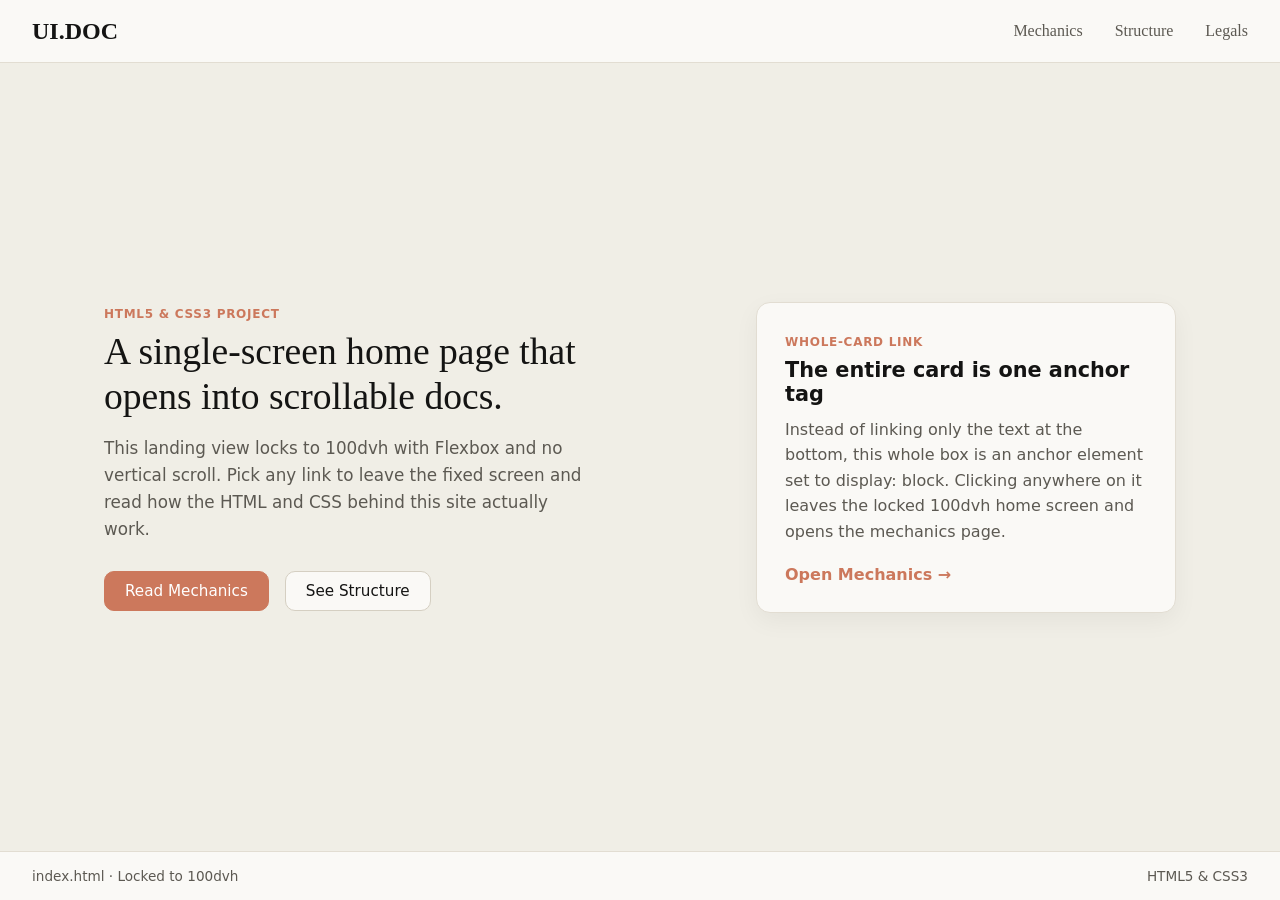
<file: index.html>
<!doctype html>
<html lang="en">
  <head>
    <meta charset="UTF-8" />
    <meta name="viewport" content="width=device-width, initial-scale=1.0" />
    <title>UI.DOC</title>
    <link rel="stylesheet" href="styles.css" />
  </head>

  <body class="stationary-viewport">
    <header class="site-header">
      <a href="index.html" class="brand">UI.DOC</a>
      <div class="nav-container-row">
        <nav aria-label="Primary navigation">
          <ul>
            <li><a href="pages/mechanics.html">Mechanics</a></li>
            <li><a href="pages/structure.html">Structure</a></li>
            <li><a href="pages/legals.html">Legals</a></li>
          </ul>
        </nav>
      </div>
    </header>

    <main class="hero">
      <div class="hero-content">
        <span class="card-tag">HTML5 &amp; CSS3 Project</span>
        <h1 class="hero-headline">
          A single-screen home page that opens into scrollable docs.
        </h1>
        <p class="hero-subtext">
          This landing view locks to 100dvh with Flexbox and no vertical scroll.
          Pick any link to leave the fixed screen and read how the HTML and CSS
          behind this site actually work.
        </p>
        <div class="hero-actions">
          <a href="pages/mechanics.html" class="btn-mechanics"
            >Read Mechanics</a
          >
          <a href="pages/structure.html" class="btn-structure">See Structure</a>
        </div>
      </div>

      <a href="pages/mechanics.html" class="hero-card">
        <span class="card-tag">Whole-Card Link</span>
        <h2>The entire card is one anchor tag</h2>
        <p>
          Instead of linking only the text at the bottom, this whole box is an
          anchor element set to display: block. Clicking anywhere on it leaves
          the locked 100dvh home screen and opens the mechanics page.
        </p>
        <span class="card-link">Open Mechanics →</span>
      </a>
    </main>

    <footer class="site-footer">
      <span>index.html · Locked to 100dvh</span>
      <span>HTML5 &amp; CSS3</span>
    </footer>
  </body>
</html>
</file>
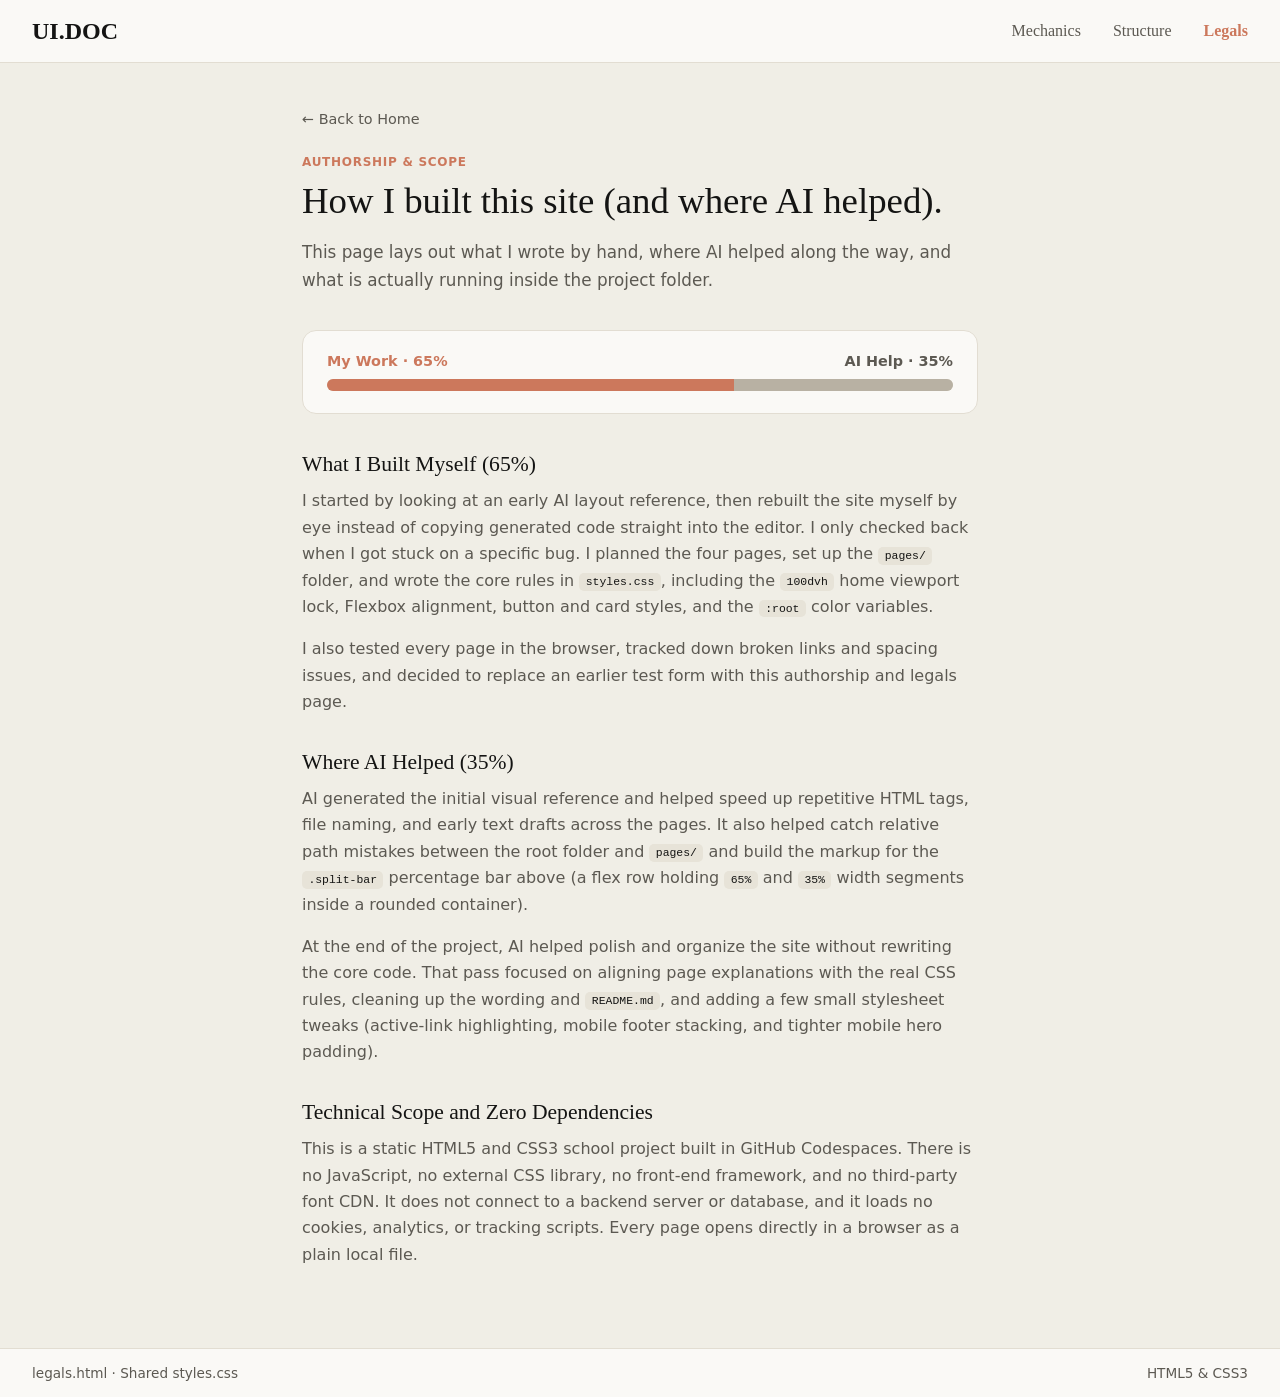
<file: pages/legals.html>
<!doctype html>
<html lang="en">
  <head>
    <meta charset="UTF-8" />
    <meta name="viewport" content="width=device-width, initial-scale=1.0" />
    <title>Legals — UI.DOC</title>
    <link rel="stylesheet" href="../styles.css" />
  </head>

  <body class="subpage">
    <header class="site-header">
      <a href="../index.html" class="brand">UI.DOC</a>
      <div class="nav-container-row">
        <nav aria-label="Primary navigation">
          <ul>
            <li><a href="mechanics.html">Mechanics</a></li>
            <li><a href="structure.html">Structure</a></li>
            <li><a href="legals.html" aria-current="page">Legals</a></li>
          </ul>
        </nav>
      </div>
    </header>

    <main class="page-content">
      <a href="../index.html" class="back-link">← Back to Home</a>
      <span class="card-tag">Authorship &amp; Scope</span>
      <h1 class="page-title">How I built this site (and where AI helped).</h1>
      <p class="page-lead">
        This page lays out what I wrote by hand, where AI helped along the way,
        and what is actually running inside the project folder.
      </p>

      <section class="split-card">
        <div class="split-labels">
          <span class="split-human">My Work · 65%</span>
          <span class="split-ai">AI Help · 35%</span>
        </div>
        <div
          class="split-bar"
          role="img"
          aria-label="65 percent my work and 35 percent AI assistance"
        >
          <div class="split-fill-human" style="width: 65%"></div>
          <div class="split-fill-ai" style="width: 35%"></div>
        </div>
      </section>

      <section class="text-section">
        <h2>What I Built Myself (65%)</h2>
        <p>
          I started by looking at an early AI layout reference, then rebuilt the
          site myself by eye instead of copying generated code straight into the
          editor. I only checked back when I got stuck on a specific bug. I
          planned the four pages, set up the <code>pages/</code> folder, and
          wrote the core rules in <code>styles.css</code>, including the
          <code>100dvh</code> home viewport lock, Flexbox alignment, button and
          card styles, and the <code>:root</code> color variables.
        </p>
        <p>
          I also tested every page in the browser, tracked down broken links and
          spacing issues, and decided to replace an earlier test form with this
          authorship and legals page.
        </p>
      </section>

      <section class="text-section">
        <h2>Where AI Helped (35%)</h2>
        <p>
          AI generated the initial visual reference and helped speed up
          repetitive HTML tags, file naming, and early text drafts across the
          pages. It also helped catch relative path mistakes between the root
          folder and <code>pages/</code> and build the markup for the
          <code>.split-bar</code> percentage bar above (a flex row holding
          <code>65%</code> and <code>35%</code> width segments inside a rounded
          container).
        </p>
        <p>
          At the end of the project, AI helped polish and organize the site
          without rewriting the core code. That pass focused on aligning page
          explanations with the real CSS rules, cleaning up the wording and
          <code>README.md</code>, and adding a few small stylesheet tweaks
          (active-link highlighting, mobile footer stacking, and tighter mobile
          hero padding).
        </p>
      </section>

      <section class="text-section">
        <h2>Technical Scope and Zero Dependencies</h2>
        <p>
          This is a static HTML5 and CSS3 school project built in GitHub
          Codespaces. There is no JavaScript, no external CSS library, no
          front-end framework, and no third-party font CDN. It does not connect
          to a backend server or database, and it loads no cookies, analytics,
          or tracking scripts. Every page opens directly in a browser as a plain
          local file.
        </p>
      </section>
    </main>

    <footer class="site-footer">
      <span>legals.html · Shared styles.css</span>
      <span>HTML5 &amp; CSS3</span>
    </footer>
  </body>
</html>
</file>
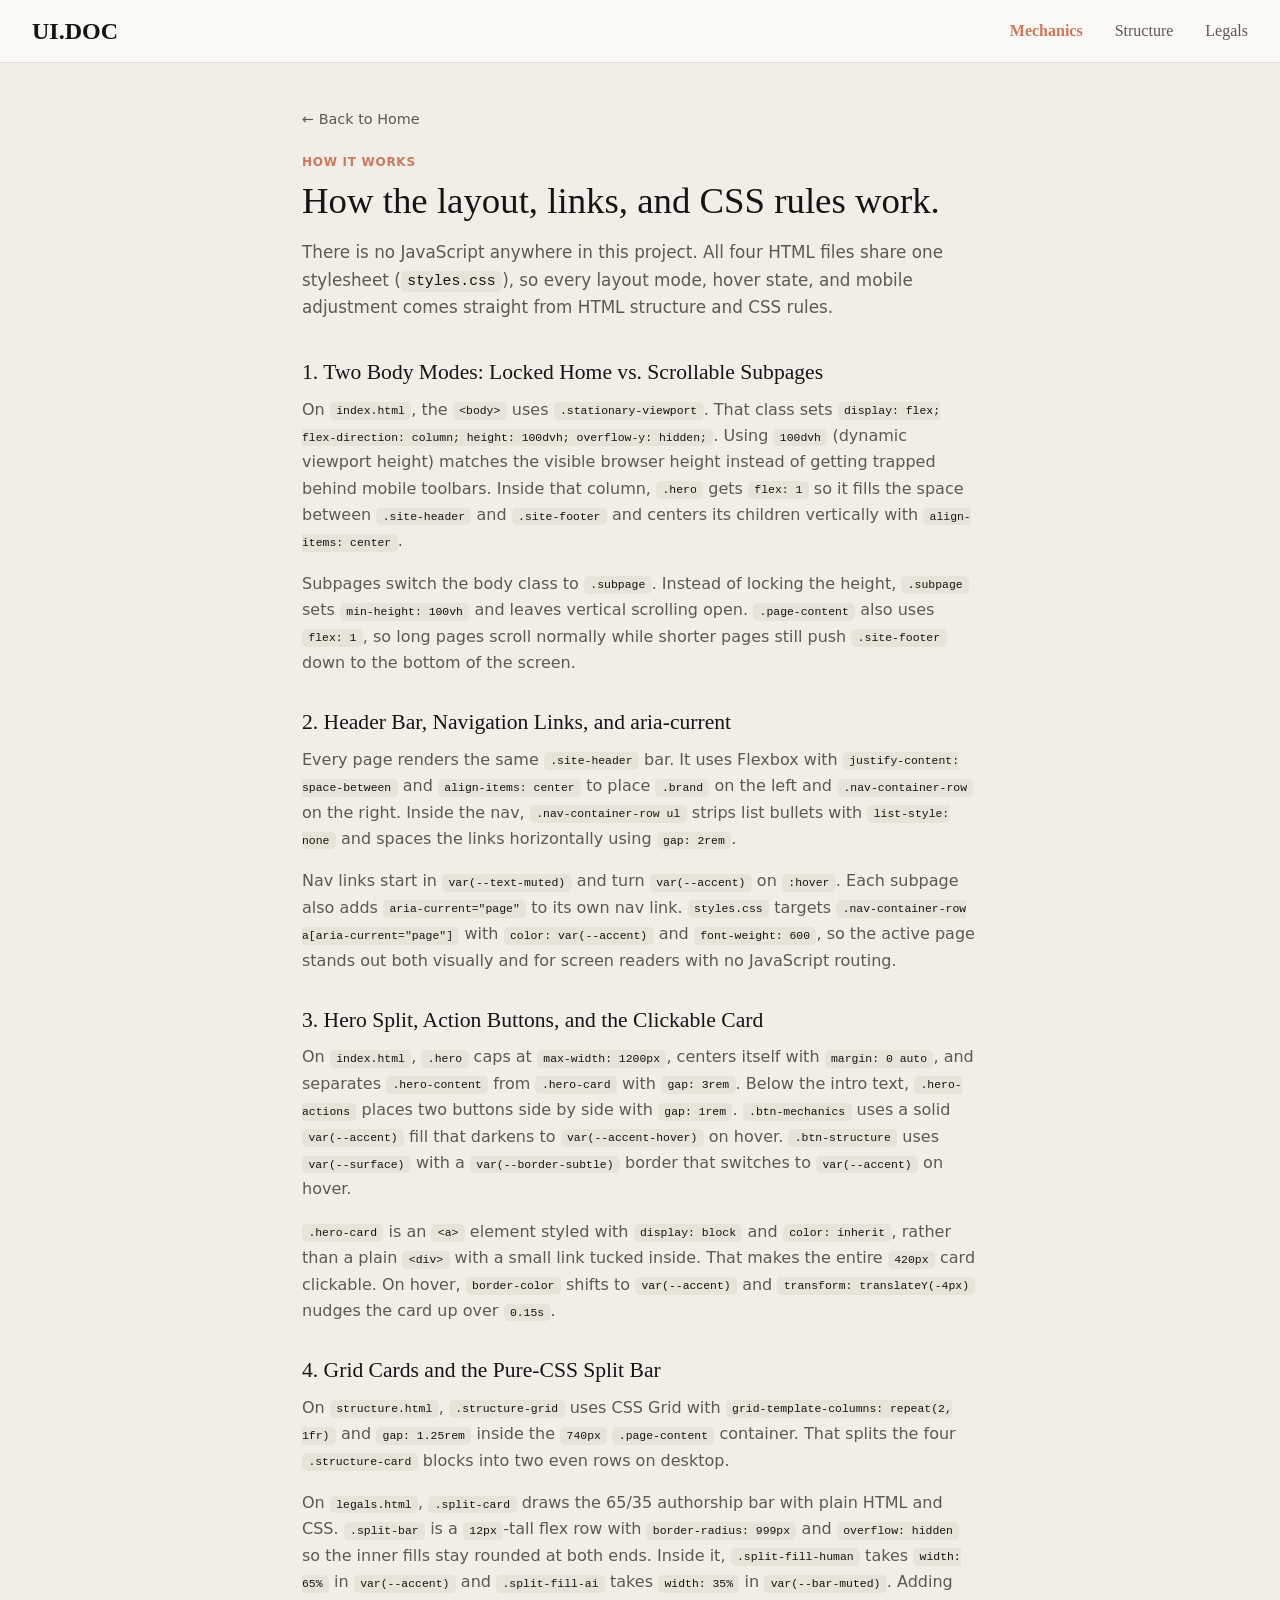
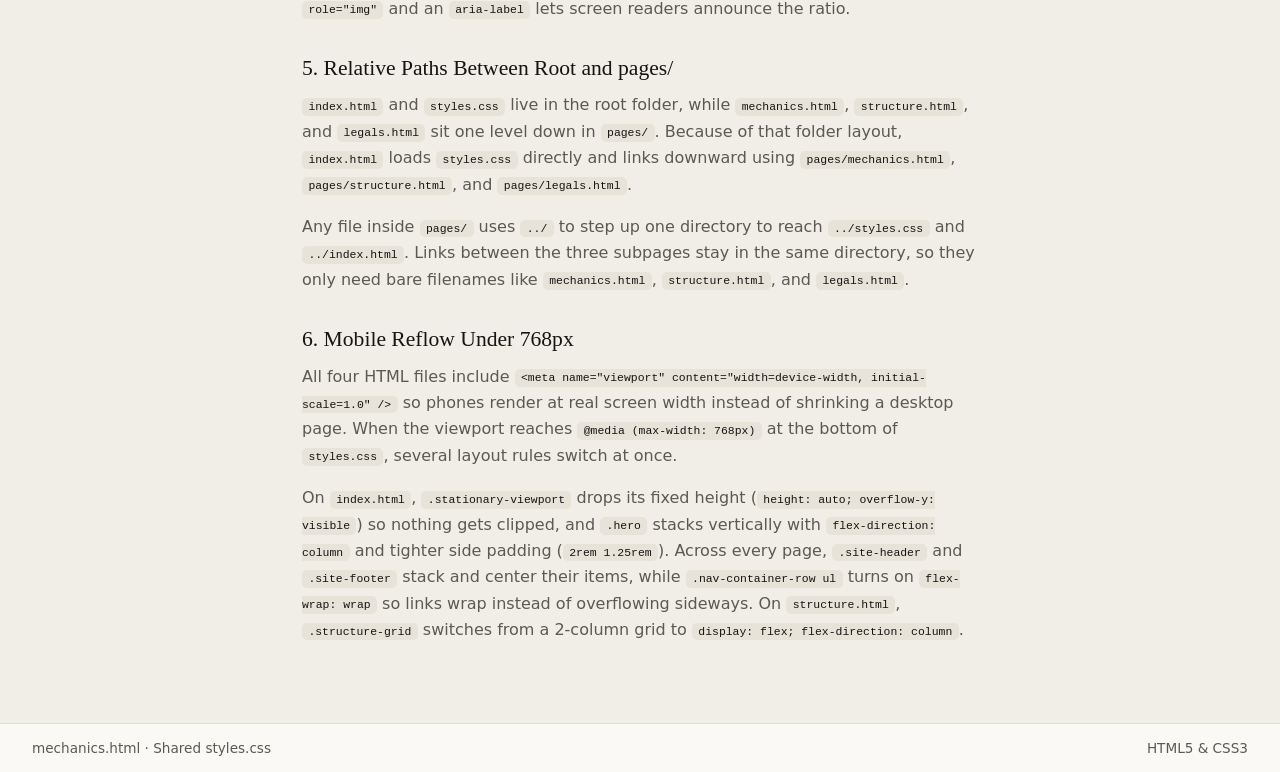
<file: pages/mechanics.html>
<!doctype html>
<html lang="en">
  <head>
    <meta charset="UTF-8" />
    <meta name="viewport" content="width=device-width, initial-scale=1.0" />
    <title>Mechanics — UI.DOC</title>
    <link rel="stylesheet" href="../styles.css" />
  </head>

  <body class="subpage">
    <header class="site-header">
      <a href="../index.html" class="brand">UI.DOC</a>
      <div class="nav-container-row">
        <nav aria-label="Primary navigation">
          <ul>
            <li>
              <a href="mechanics.html" aria-current="page">Mechanics</a>
            </li>
            <li><a href="structure.html">Structure</a></li>
            <li><a href="legals.html">Legals</a></li>
          </ul>
        </nav>
      </div>
    </header>

    <main class="page-content">
      <a href="../index.html" class="back-link">← Back to Home</a>
      <span class="card-tag">How It Works</span>
      <h1 class="page-title">How the layout, links, and CSS rules work.</h1>
      <p class="page-lead">
        There is no JavaScript anywhere in this project. All four HTML files
        share one stylesheet (<code>styles.css</code>), so every layout mode,
        hover state, and mobile adjustment comes straight from HTML structure
        and CSS rules.
      </p>

      <section class="text-section">
        <h2>1. Two Body Modes: Locked Home vs. Scrollable Subpages</h2>
        <p>
          On <code>index.html</code>, the <code>&lt;body&gt;</code> uses
          <code>.stationary-viewport</code>. That class sets
          <code
            >display: flex; flex-direction: column; height: 100dvh; overflow-y:
            hidden;</code
          >. Using <code>100dvh</code> (dynamic viewport height) matches the
          visible browser height instead of getting trapped behind mobile
          toolbars. Inside that column, <code>.hero</code> gets
          <code>flex: 1</code> so it fills the space between
          <code>.site-header</code> and <code>.site-footer</code> and centers
          its children vertically with <code>align-items: center</code>.
        </p>
        <p>
          Subpages switch the body class to <code>.subpage</code>. Instead of
          locking the height, <code>.subpage</code> sets
          <code>min-height: 100vh</code> and leaves vertical scrolling open.
          <code>.page-content</code> also uses <code>flex: 1</code>, so long
          pages scroll normally while shorter pages still push
          <code>.site-footer</code> down to the bottom of the screen.
        </p>
      </section>

      <section class="text-section">
        <h2>2. Header Bar, Navigation Links, and aria-current</h2>
        <p>
          Every page renders the same <code>.site-header</code> bar. It uses
          Flexbox with <code>justify-content: space-between</code> and
          <code>align-items: center</code> to place <code>.brand</code> on the
          left and <code>.nav-container-row</code> on the right. Inside the nav,
          <code>.nav-container-row ul</code> strips list bullets with
          <code>list-style: none</code> and spaces the links horizontally using
          <code>gap: 2rem</code>.
        </p>
        <p>
          Nav links start in <code>var(--text-muted)</code> and turn
          <code>var(--accent)</code> on <code>:hover</code>. Each subpage also
          adds <code>aria-current="page"</code> to its own nav link.
          <code>styles.css</code> targets
          <code>.nav-container-row a[aria-current="page"]</code> with
          <code>color: var(--accent)</code> and <code>font-weight: 600</code>,
          so the active page stands out both visually and for screen readers
          with no JavaScript routing.
        </p>
      </section>

      <section class="text-section">
        <h2>3. Hero Split, Action Buttons, and the Clickable Card</h2>
        <p>
          On <code>index.html</code>, <code>.hero</code> caps at
          <code>max-width: 1200px</code>, centers itself with
          <code>margin: 0 auto</code>, and separates <code>.hero-content</code>
          from <code>.hero-card</code> with <code>gap: 3rem</code>. Below the
          intro text, <code>.hero-actions</code> places two buttons side by side
          with <code>gap: 1rem</code>. <code>.btn-mechanics</code> uses a solid
          <code>var(--accent)</code> fill that darkens to
          <code>var(--accent-hover)</code> on hover.
          <code>.btn-structure</code> uses <code>var(--surface)</code> with a
          <code>var(--border-subtle)</code> border that switches to
          <code>var(--accent)</code> on hover.
        </p>
        <p>
          <code>.hero-card</code> is an <code>&lt;a&gt;</code> element styled
          with <code>display: block</code> and <code>color: inherit</code>,
          rather than a plain <code>&lt;div&gt;</code> with a small link tucked
          inside. That makes the entire <code>420px</code> card clickable. On
          hover, <code>border-color</code> shifts to <code>var(--accent)</code>
          and <code>transform: translateY(-4px)</code> nudges the card up over
          <code>0.15s</code>.
        </p>
      </section>

      <section class="text-section">
        <h2>4. Grid Cards and the Pure-CSS Split Bar</h2>
        <p>
          On <code>structure.html</code>, <code>.structure-grid</code> uses CSS
          Grid with <code>grid-template-columns: repeat(2, 1fr)</code> and
          <code>gap: 1.25rem</code> inside the <code>740px</code>
          <code>.page-content</code> container. That splits the four
          <code>.structure-card</code> blocks into two even rows on desktop.
        </p>
        <p>
          On <code>legals.html</code>, <code>.split-card</code> draws the 65/35
          authorship bar with plain HTML and CSS. <code>.split-bar</code> is a
          <code>12px</code>-tall flex row with
          <code>border-radius: 999px</code> and <code>overflow: hidden</code> so
          the inner fills stay rounded at both ends. Inside it,
          <code>.split-fill-human</code> takes <code>width: 65%</code> in
          <code>var(--accent)</code> and <code>.split-fill-ai</code> takes
          <code>width: 35%</code> in <code>var(--bar-muted)</code>. Adding
          <code>role="img"</code> and an <code>aria-label</code> lets screen
          readers announce the ratio.
        </p>
      </section>

      <section class="text-section">
        <h2>5. Relative Paths Between Root and pages/</h2>
        <p>
          <code>index.html</code> and <code>styles.css</code> live in the root
          folder, while <code>mechanics.html</code>,
          <code>structure.html</code>, and <code>legals.html</code> sit one
          level down in <code>pages/</code>. Because of that folder layout,
          <code>index.html</code> loads <code>styles.css</code> directly and
          links downward using <code>pages/mechanics.html</code>,
          <code>pages/structure.html</code>, and <code>pages/legals.html</code>.
        </p>
        <p>
          Any file inside <code>pages/</code> uses <code>../</code> to step up
          one directory to reach <code>../styles.css</code> and
          <code>../index.html</code>. Links between the three subpages stay in
          the same directory, so they only need bare filenames like
          <code>mechanics.html</code>, <code>structure.html</code>, and
          <code>legals.html</code>.
        </p>
      </section>

      <section class="text-section">
        <h2>6. Mobile Reflow Under 768px</h2>
        <p>
          All four HTML files include
          <code
            >&lt;meta name="viewport" content="width=device-width,
            initial-scale=1.0" /&gt;</code
          >
          so phones render at real screen width instead of shrinking a desktop
          page. When the viewport reaches
          <code>@media (max-width: 768px)</code> at the bottom of
          <code>styles.css</code>, several layout rules switch at once.
        </p>
        <p>
          On <code>index.html</code>, <code>.stationary-viewport</code> drops
          its fixed height (<code>height: auto; overflow-y: visible</code>) so
          nothing gets clipped, and <code>.hero</code> stacks vertically with
          <code>flex-direction: column</code> and tighter side padding
          (<code>2rem 1.25rem</code>). Across every page,
          <code>.site-header</code> and <code>.site-footer</code> stack and
          center their items, while <code>.nav-container-row ul</code> turns on
          <code>flex-wrap: wrap</code> so links wrap instead of overflowing
          sideways. On <code>structure.html</code>,
          <code>.structure-grid</code> switches from a 2-column grid to
          <code>display: flex; flex-direction: column</code>.
        </p>
      </section>
    </main>

    <footer class="site-footer">
      <span>mechanics.html · Shared styles.css</span>
      <span>HTML5 &amp; CSS3</span>
    </footer>
  </body>
</html>
</file>
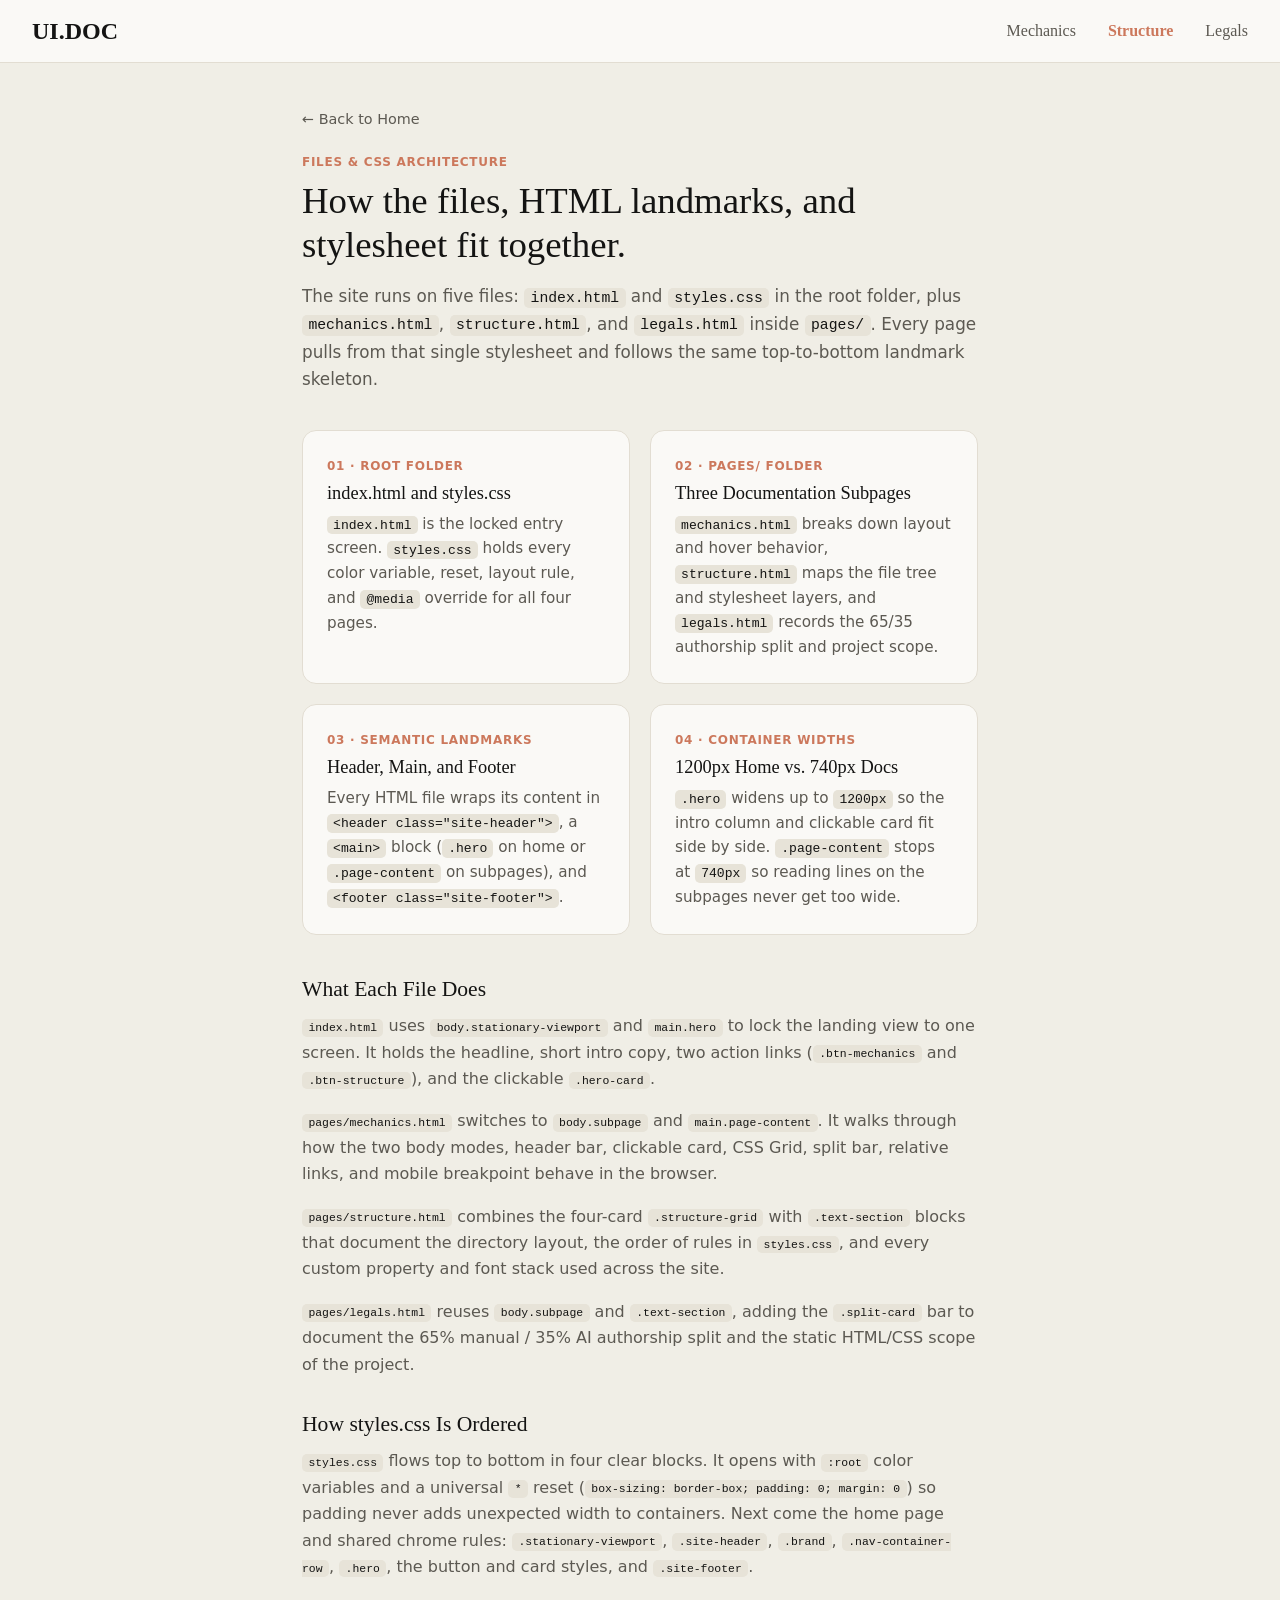
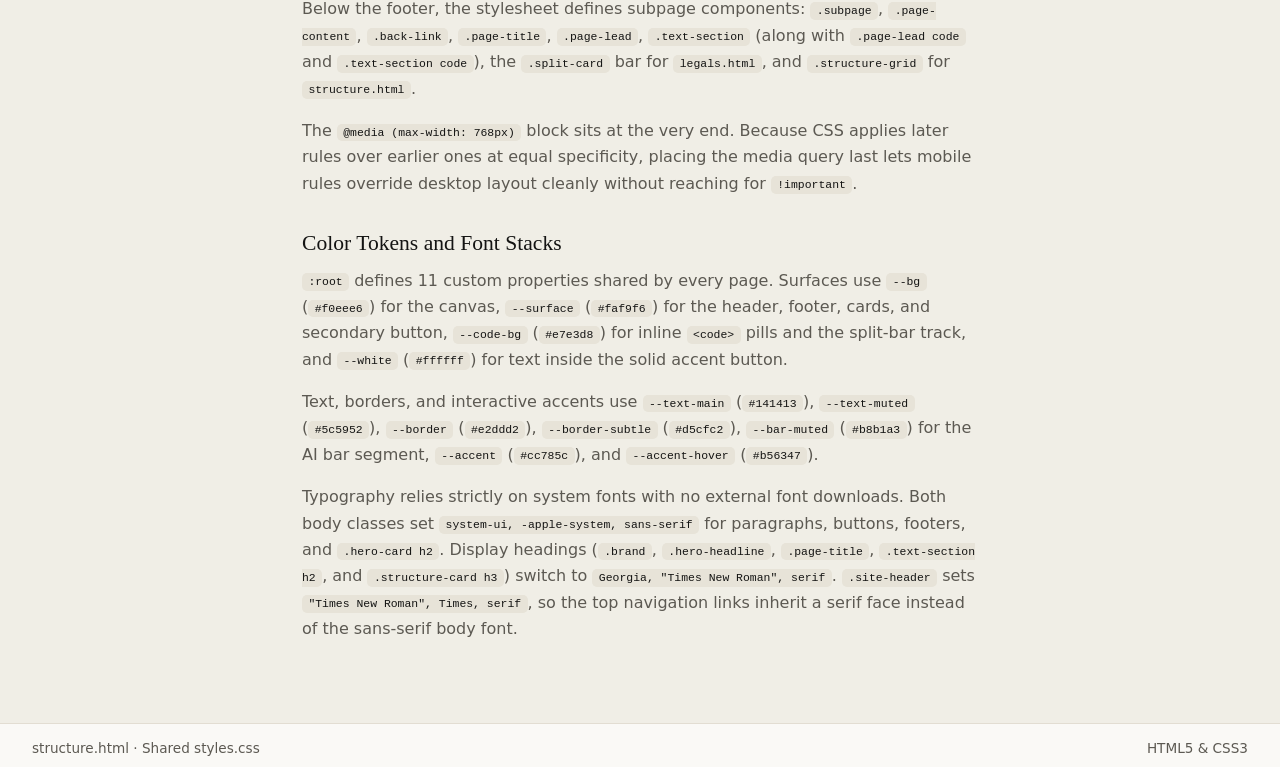
<file: pages/structure.html>
<!doctype html>
<html lang="en">
  <head>
    <meta charset="UTF-8" />
    <meta name="viewport" content="width=device-width, initial-scale=1.0" />
    <title>Structure — UI.DOC</title>
    <link rel="stylesheet" href="../styles.css" />
  </head>

  <body class="subpage">
    <header class="site-header">
      <a href="../index.html" class="brand">UI.DOC</a>
      <div class="nav-container-row">
        <nav aria-label="Primary navigation">
          <ul>
            <li><a href="mechanics.html">Mechanics</a></li>
            <li>
              <a href="structure.html" aria-current="page">Structure</a>
            </li>
            <li><a href="legals.html">Legals</a></li>
          </ul>
        </nav>
      </div>
    </header>

    <main class="page-content">
      <a href="../index.html" class="back-link">← Back to Home</a>
      <span class="card-tag">Files &amp; CSS Architecture</span>
      <h1 class="page-title">
        How the files, HTML landmarks, and stylesheet fit together.
      </h1>
      <p class="page-lead">
        The site runs on five files: <code>index.html</code> and
        <code>styles.css</code> in the root folder, plus
        <code>mechanics.html</code>, <code>structure.html</code>, and
        <code>legals.html</code> inside <code>pages/</code>. Every page pulls
        from that single stylesheet and follows the same top-to-bottom landmark
        skeleton.
      </p>

      <section class="structure-grid" aria-label="Architecture overview">
        <article class="structure-card">
          <span class="card-tag">01 · Root Folder</span>
          <h3>index.html and styles.css</h3>
          <p>
            <code>index.html</code> is the locked entry screen.
            <code>styles.css</code> holds every color variable, reset, layout
            rule, and <code>@media</code> override for all four pages.
          </p>
        </article>

        <article class="structure-card">
          <span class="card-tag">02 · pages/ Folder</span>
          <h3>Three Documentation Subpages</h3>
          <p>
            <code>mechanics.html</code> breaks down layout and hover behavior,
            <code>structure.html</code> maps the file tree and stylesheet
            layers, and <code>legals.html</code> records the 65/35 authorship
            split and project scope.
          </p>
        </article>

        <article class="structure-card">
          <span class="card-tag">03 · Semantic Landmarks</span>
          <h3>Header, Main, and Footer</h3>
          <p>
            Every HTML file wraps its content in
            <code>&lt;header class="site-header"&gt;</code>, a
            <code>&lt;main&gt;</code> block (<code>.hero</code> on home or
            <code>.page-content</code> on subpages), and
            <code>&lt;footer class="site-footer"&gt;</code>.
          </p>
        </article>

        <article class="structure-card">
          <span class="card-tag">04 · Container Widths</span>
          <h3>1200px Home vs. 740px Docs</h3>
          <p>
            <code>.hero</code> widens up to <code>1200px</code> so the intro
            column and clickable card fit side by side.
            <code>.page-content</code> stops at <code>740px</code> so reading
            lines on the subpages never get too wide.
          </p>
        </article>
      </section>

      <section class="text-section">
        <h2>What Each File Does</h2>
        <p>
          <code>index.html</code> uses <code>body.stationary-viewport</code> and
          <code>main.hero</code> to lock the landing view to one screen. It
          holds the headline, short intro copy, two action links
          (<code>.btn-mechanics</code> and <code>.btn-structure</code>), and the
          clickable <code>.hero-card</code>.
        </p>
        <p>
          <code>pages/mechanics.html</code> switches to
          <code>body.subpage</code> and <code>main.page-content</code>. It walks
          through how the two body modes, header bar, clickable card, CSS Grid,
          split bar, relative links, and mobile breakpoint behave in the
          browser.
        </p>
        <p>
          <code>pages/structure.html</code> combines the four-card
          <code>.structure-grid</code> with <code>.text-section</code> blocks
          that document the directory layout, the order of rules in
          <code>styles.css</code>, and every custom property and font stack used
          across the site.
        </p>
        <p>
          <code>pages/legals.html</code> reuses <code>body.subpage</code> and
          <code>.text-section</code>, adding the <code>.split-card</code> bar to
          document the 65% manual / 35% AI authorship split and the static
          HTML/CSS scope of the project.
        </p>
      </section>

      <section class="text-section">
        <h2>How styles.css Is Ordered</h2>
        <p>
          <code>styles.css</code> flows top to bottom in four clear blocks. It
          opens with <code>:root</code> color variables and a universal
          <code>*</code> reset (<code>box-sizing: border-box; padding: 0; margin: 0</code>)
          so padding never adds unexpected width to containers. Next come the
          home page and shared chrome rules: <code>.stationary-viewport</code>,
          <code>.site-header</code>, <code>.brand</code>,
          <code>.nav-container-row</code>, <code>.hero</code>, the button and
          card styles, and <code>.site-footer</code>.
        </p>
        <p>
          Below the footer, the stylesheet defines subpage components:
          <code>.subpage</code>, <code>.page-content</code>,
          <code>.back-link</code>, <code>.page-title</code>,
          <code>.page-lead</code>, <code>.text-section</code> (along with
          <code>.page-lead code</code> and <code>.text-section code</code>), the
          <code>.split-card</code> bar for <code>legals.html</code>, and
          <code>.structure-grid</code> for <code>structure.html</code>.
        </p>
        <p>
          The <code>@media (max-width: 768px)</code> block sits at the very end.
          Because CSS applies later rules over earlier ones at equal
          specificity, placing the media query last lets mobile rules override
          desktop layout cleanly without reaching for <code>!important</code>.
        </p>
      </section>

      <section class="text-section">
        <h2>Color Tokens and Font Stacks</h2>
        <p>
          <code>:root</code> defines 11 custom properties shared by every page.
          Surfaces use <code>--bg</code> (<code>#f0eee6</code>) for the canvas,
          <code>--surface</code> (<code>#faf9f6</code>) for the header, footer,
          cards, and secondary button, <code>--code-bg</code>
          (<code>#e7e3d8</code>) for inline <code>&lt;code&gt;</code> pills and
          the split-bar track, and <code>--white</code> (<code>#ffffff</code>)
          for text inside the solid accent button.
        </p>
        <p>
          Text, borders, and interactive accents use <code>--text-main</code>
          (<code>#141413</code>), <code>--text-muted</code>
          (<code>#5c5952</code>), <code>--border</code> (<code>#e2ddd2</code>),
          <code>--border-subtle</code> (<code>#d5cfc2</code>),
          <code>--bar-muted</code> (<code>#b8b1a3</code>) for the AI bar
          segment, <code>--accent</code> (<code>#cc785c</code>), and
          <code>--accent-hover</code> (<code>#b56347</code>).
        </p>
        <p>
          Typography relies strictly on system fonts with no external font
          downloads. Both body classes set
          <code>system-ui, -apple-system, sans-serif</code> for paragraphs,
          buttons, footers, and <code>.hero-card h2</code>. Display headings
          (<code>.brand</code>, <code>.hero-headline</code>,
          <code>.page-title</code>, <code>.text-section h2</code>, and
          <code>.structure-card h3</code>) switch to
          <code>Georgia, "Times New Roman", serif</code>.
          <code>.site-header</code> sets
          <code>"Times New Roman", Times, serif</code>, so the top navigation
          links inherit a serif face instead of the sans-serif body font.
        </p>
      </section>
    </main>

    <footer class="site-footer">
      <span>structure.html · Shared styles.css</span>
      <span>HTML5 &amp; CSS3</span>
    </footer>
  </body>
</html>
</file>
<file: styles.css>
:root {
  --bg: #f0eee6;
  --surface: #faf9f6;
  --code-bg: #e7e3d8;
  --text-main: #141413;
  --text-muted: #5c5952;
  --border: #e2ddd2;
  --border-subtle: #d5cfc2;
  --bar-muted: #b8b1a3;
  --accent: #cc785c;
  --accent-hover: #b56347;
  --white: #ffffff;
}

* {
  box-sizing: border-box;
  padding: 0;
  margin: 0;
}

.stationary-viewport {
  display: flex;
  flex-direction: column;
  height: 100dvh;
  overflow-y: hidden;
  background-color: var(--bg);
  color: var(--text-main);
  font-family:
    system-ui,
    -apple-system,
    sans-serif;
}

.site-header {
  display: flex;
  justify-content: space-between;
  align-items: center;
  padding: 1.1rem 2rem;
  background-color: var(--surface);
  border-bottom: 1px solid var(--border);
  font-family: "Times New Roman", Times, serif;
}

.brand {
  color: var(--text-main);
  font-family: Georgia, "Times New Roman", serif;
  font-size: 1.5rem;
  font-weight: bold;
  text-decoration: none;
}

.nav-container-row ul {
  display: flex;
  list-style: none;
  gap: 2rem;
}

.nav-container-row a {
  color: var(--text-muted);
  text-decoration: none;
}

.nav-container-row a:hover {
  color: var(--accent);
}

.nav-container-row a[aria-current="page"] {
  color: var(--accent);
  font-weight: 600;
}

.hero {
  flex: 1;
  width: 100%;
  display: flex;
  justify-content: space-between;
  margin: 0 auto;
  padding: 2rem 4rem;
  align-items: center;
  max-width: 1200px;
  gap: 3rem;
}

.hero-headline {
  max-width: 520px;
  width: 100%;
  font-size: 2.35rem;
  line-height: 1.18;
  padding-bottom: 1rem;
  font-family: Georgia, "Times New Roman", serif;
  font-weight: 400;
}

.hero-subtext {
  max-width: 480px;
  width: 100%;
  color: var(--text-muted);
  font-size: 1.05rem;
  line-height: 1.6;
  padding-bottom: 1.75rem;
}

.hero-actions {
  display: flex;
  gap: 1rem;
}

.hero-actions a {
  border-radius: 10px;
  text-decoration: none;
  padding: 0.65rem 1.25rem;
  font-size: 0.95rem;
  font-weight: 500;
}

.btn-mechanics {
  background-color: var(--accent);
  color: var(--white);
  border: 1px solid var(--accent);
}

.btn-mechanics:hover {
  background-color: var(--accent-hover);
}

.btn-structure {
  color: var(--text-main);
  background-color: var(--surface);
  border: 1px solid var(--border-subtle);
}

.btn-structure:hover {
  border-color: var(--accent);
}

.hero-card {
  display: block;
  color: inherit;
  background-color: var(--surface);
  max-width: 420px;
  padding: 1.75rem;
  text-decoration: none;
  border: 1px solid var(--border);
  border-radius: 14px;
  box-shadow: 0 8px 24px rgba(20, 20, 19, 0.05);
  transition:
    border-color 0.15s,
    transform 0.15s;
}

.hero-card:hover {
  border-color: var(--accent);
  transform: translateY(-4px);
}

.card-tag {
  display: inline-block;
  font-size: 0.75rem;
  font-weight: 600;
  letter-spacing: 0.06em;
  text-transform: uppercase;
  margin-bottom: 0.6rem;
  color: var(--accent);
}

.hero-card h2 {
  font-size: 1.3rem;
  margin-bottom: 0.65rem;
}

.hero-card p {
  color: var(--text-muted);
  line-height: 1.6;
  margin-bottom: 1.25rem;
}

.card-link {
  font-weight: 600;
  color: var(--accent);
}

.site-footer {
  display: flex;
  justify-content: space-between;
  padding: 1rem 2rem;
  font-size: 0.85rem;
  color: var(--text-muted);
  border-top: 1px solid var(--border);
  background-color: var(--surface);
}

.subpage {
  display: flex;
  flex-direction: column;
  min-height: 100vh;
  background-color: var(--bg);
  color: var(--text-main);
  font-family:
    system-ui,
    -apple-system,
    sans-serif;
}

.page-content {
  flex: 1;
  width: 100%;
  max-width: 740px;
  margin: 0 auto;
  padding: 3rem 2rem;
}

.back-link {
  display: block;
  margin-bottom: 1.5rem;
  color: var(--text-muted);
  text-decoration: none;
  font-size: 0.9rem;
}

.back-link:hover {
  color: var(--accent);
}

.page-title {
  font-family: Georgia, "Times New Roman", serif;
  font-weight: 400;
  font-size: 2.3rem;
  line-height: 1.2;
  margin-bottom: 1rem;
}

.page-lead {
  color: var(--text-muted);
  font-size: 1.05rem;
  line-height: 1.65;
  margin-bottom: 2.25rem;
}

.text-section {
  margin-bottom: 2rem;
}

.text-section h2 {
  font-family: Georgia, "Times New Roman", serif;
  font-weight: 400;
  font-size: 1.35rem;
  line-height: 1.3;
  margin-bottom: 0.65rem;
}

.text-section p {
  color: var(--text-muted);
  line-height: 1.65;
  margin-bottom: 1rem;
}

.text-section p:last-child {
  margin-bottom: 0;
}

.page-lead code,
.text-section code {
  background-color: var(--code-bg);
  color: var(--text-main);
  padding: 0.15rem 0.4rem;
  border-radius: 5px;
  font-size: 0.88em;
}

.split-card {
  background-color: var(--surface);
  border: 1px solid var(--border);
  border-radius: 14px;
  padding: 1.35rem 1.5rem;
  margin-bottom: 2.25rem;
}

.split-labels {
  display: flex;
  justify-content: space-between;
  font-size: 0.9rem;
  font-weight: 600;
  margin-bottom: 0.65rem;
}

.split-human {
  color: var(--accent);
}

.split-ai {
  color: var(--text-muted);
}

.split-bar {
  display: flex;
  width: 100%;
  height: 12px;
  background-color: var(--code-bg);
  border-radius: 999px;
  overflow: hidden;
}

.split-fill-human {
  width: 65%;
  height: 100%;
  background-color: var(--accent);
}

.split-fill-ai {
  width: 35%;
  height: 100%;
  background-color: var(--bar-muted);
}

.structure-grid {
  display: grid;
  grid-template-columns: repeat(2, 1fr);
  gap: 1.25rem;
  margin-bottom: 2.5rem;
}

.structure-card {
  background-color: var(--surface);
  border: 1px solid var(--border);
  border-radius: 14px;
  padding: 1.5rem;
}

.structure-card h3 {
  font-family: Georgia, "Times New Roman", serif;
  font-weight: 400;
  font-size: 1.15rem;
  margin-bottom: 0.5rem;
}

.structure-card p {
  color: var(--text-muted);
  font-size: 0.95rem;
  line-height: 1.6;
}

.structure-card code {
  background-color: var(--code-bg);
  color: var(--text-main);
  padding: 0.12rem 0.38rem;
  border-radius: 5px;
  font-size: 0.86em;
}

@media (max-width: 768px) {
  .stationary-viewport {
    height: auto;
    overflow-y: visible;
  }

  .hero {
    flex-direction: column;
    padding: 2rem 1.25rem;
  }

  .site-header {
    display: flex;
    flex-direction: column;
    align-items: center;
    padding: 0.75rem 1rem;
    gap: 0.75rem;
  }

  .nav-container-row ul {
    display: flex;
    flex-wrap: wrap; /* Prevents horizontal overflow */
    justify-content: center;
    gap: 0.5rem 1rem;
    padding: 0;
    margin: 0;
  }

  .nav-container-row a {
    font-size: 0.9rem;
    padding: 0.25rem 0.5rem;
  }

  .structure-grid {
    display: flex;
    flex-direction: column;
  }

  .site-footer {
    flex-direction: column;
    align-items: center;
    gap: 0.35rem;
    text-align: center;
  }
}
</file>
